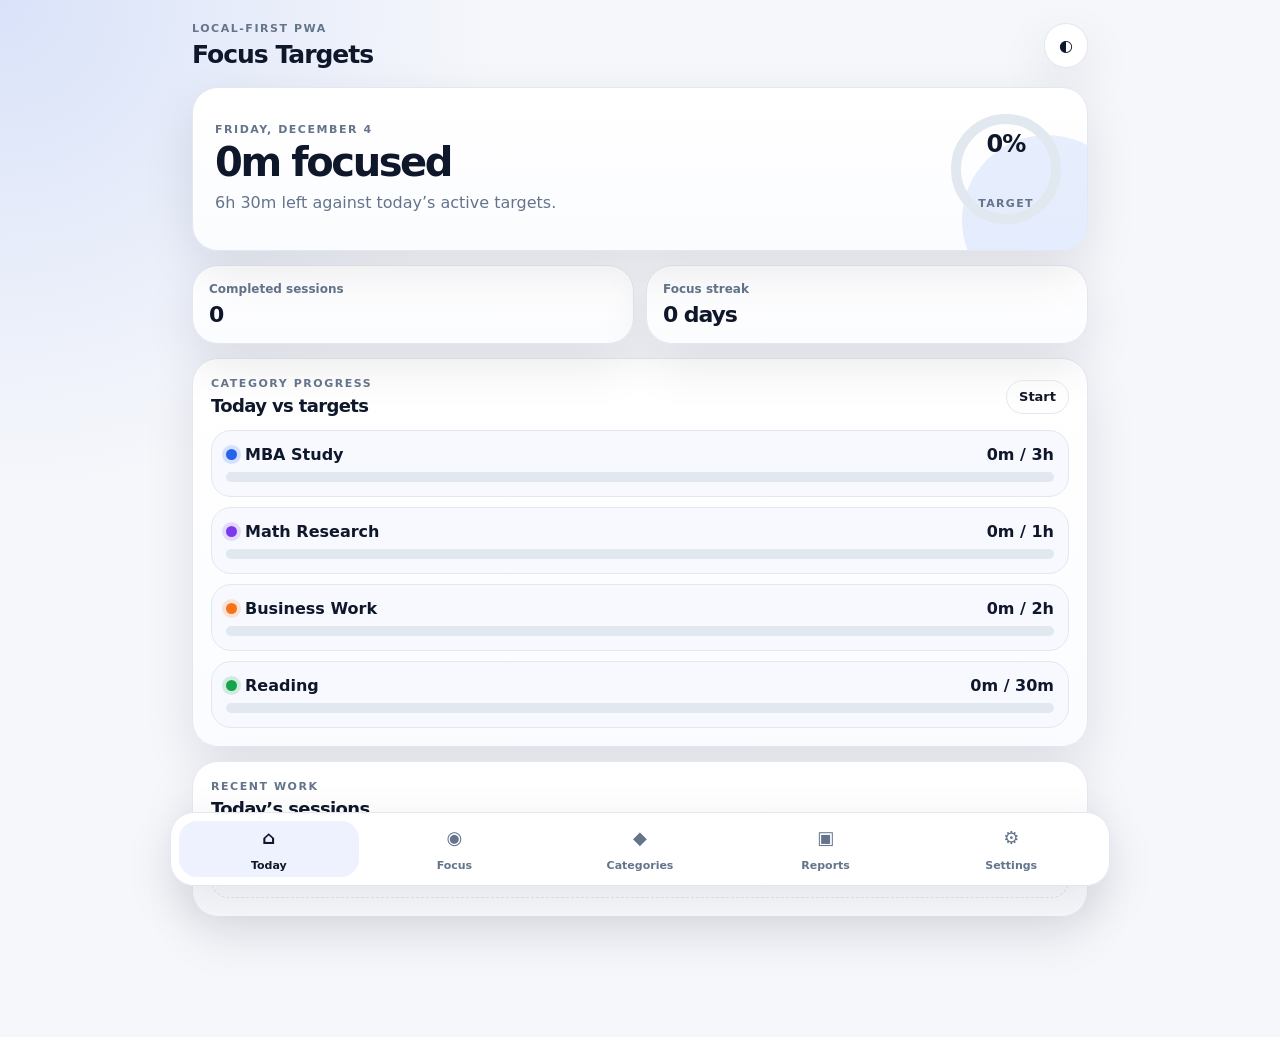
<file: index.html>
<!doctype html>
<html lang="en">
<head>
  <meta charset="utf-8">
  <meta name="viewport" content="width=device-width, initial-scale=1, viewport-fit=cover">
  <meta name="theme-color" content="#0f172a">
  <meta name="description" content="A local-first custom Pomodoro focus timer with category targets and reports.">
  <title>Focus Targets</title>
  <link rel="manifest" href="manifest.json">
  <link rel="apple-touch-icon" href="assets/icon-192.png">
  <link rel="stylesheet" href="styles.css">
</head>
<body>
  <div id="app" class="app-shell">
    <header class="topbar">
      <div>
        <p class="eyebrow">Local-first PWA</p>
        <h1>Focus Targets</h1>
      </div>
      <div class="top-actions">
        <button id="installBtn" class="ghost small hidden" type="button">Install</button>
        <button id="themeToggle" class="icon-btn" type="button" aria-label="Toggle theme">◐</button>
      </div>
    </header>

    <main class="main-content">
      <section id="view-today" class="view active-view" data-view="today">
        <div class="hero-card">
          <div>
            <p class="eyebrow" id="todayDateLabel">Today</p>
            <h2 id="todayTotal">0m focused</h2>
            <p id="todaySubtext">Start a focus block to build today’s record.</p>
          </div>
          <div class="ring-wrap" aria-label="Today target completion">
            <svg class="progress-ring" width="118" height="118" viewBox="0 0 118 118">
              <circle class="ring-bg" cx="59" cy="59" r="50"></circle>
              <circle id="todayRing" class="ring-fg" cx="59" cy="59" r="50"></circle>
            </svg>
            <div class="ring-text"><strong id="todayPercent">0%</strong><span>target</span></div>
          </div>
        </div>

        <div class="grid two">
          <article class="mini-card">
            <span>Completed sessions</span>
            <strong id="todayCompleted">0</strong>
          </article>
          <article class="mini-card">
            <span>Focus streak</span>
            <strong id="streakCount">0 days</strong>
          </article>
        </div>

        <section class="panel">
          <div class="panel-head">
            <div>
              <p class="eyebrow">Category progress</p>
              <h3>Today vs targets</h3>
            </div>
            <button class="ghost small" type="button" data-nav="focus">Start</button>
          </div>
          <div id="todayCategoryProgress" class="progress-list"></div>
        </section>

        <section class="panel">
          <div class="panel-head">
            <div>
              <p class="eyebrow">Recent work</p>
              <h3>Today’s sessions</h3>
            </div>
          </div>
          <div id="todaySessions" class="session-list empty-state"></div>
        </section>
      </section>

      <section id="view-focus" class="view" data-view="focus">
        <section class="timer-card">
          <div class="timer-mode-row">
            <span id="timerModePill" class="pill focus">Focus</span>
            <span id="timerRoundLabel" class="muted">Round 1 of 1</span>
          </div>
          <div class="timer-display" id="timerDisplay">25:00</div>
          <div class="timer-progress-shell">
            <div id="timerProgressBar" class="timer-progress-fill"></div>
          </div>
          <p id="timerStatus" class="timer-status">Choose a category and start your focus block.</p>

          <div class="timer-controls">
            <button id="startBtn" class="primary" type="button">Start</button>
            <button id="pauseBtn" class="secondary hidden" type="button">Pause</button>
            <button id="resumeBtn" class="secondary hidden" type="button">Resume</button>
            <button id="resetBtn" class="danger-soft" type="button">Reset</button>
          </div>

          <div id="partialActions" class="partial-actions hidden">
            <p>You have an unfinished focus session.</p>
            <div>
              <button id="savePartialBtn" class="primary small" type="button">Save partial</button>
              <button id="discardPartialBtn" class="ghost small" type="button">Discard</button>
            </div>
          </div>
        </section>

        <section class="panel">
          <div class="panel-head">
            <div>
              <p class="eyebrow">Session setup</p>
              <h3>Focus block</h3>
            </div>
          </div>

          <div class="form-grid">
            <label>
              Category
              <select id="focusCategorySelect"></select>
            </label>
            <label>
              Focus minutes
              <input id="focusMinutesInput" type="number" min="1" max="240" step="1" value="25">
            </label>
            <label>
              Break minutes
              <input id="breakMinutesInput" type="number" min="1" max="120" step="1" value="5">
            </label>
            <label>
              Rounds
              <input id="roundsInput" type="number" min="1" max="12" step="1" value="1">
            </label>
            <label class="wide">
              Session note / goal
              <input id="sessionNoteInput" type="text" maxlength="120" placeholder="Example: Finish stats practice set">
            </label>
          </div>

          <div class="settings-row compact">
            <label class="switch-line"><input id="autoBreakInput" type="checkbox" checked> Auto-start break after focus</label>
            <label class="switch-line"><input id="autoNextFocusInput" type="checkbox"> Auto-start next focus after break</label>
          </div>
        </section>
      </section>

      <section id="view-categories" class="view" data-view="categories">
        <section class="panel">
          <div class="panel-head">
            <div>
              <p class="eyebrow">Setup</p>
              <h3>Categories and daily targets</h3>
            </div>
          </div>
          <form id="categoryForm" class="form-grid category-form">
            <input id="categoryIdInput" type="hidden">
            <label>
              Category name
              <input id="categoryNameInput" type="text" placeholder="MBA Study" required>
            </label>
            <label>
              Daily target minutes
              <input id="categoryTargetInput" type="number" min="0" step="5" value="60" required>
            </label>
            <label>
              Color
              <input id="categoryColorInput" type="color" value="#2563eb">
            </label>
            <div class="form-actions wide">
              <button class="primary" type="submit">Save category</button>
              <button id="cancelCategoryEditBtn" class="ghost" type="button">Clear</button>
            </div>
          </form>
        </section>

        <section class="panel">
          <div class="panel-head">
            <div>
              <p class="eyebrow">Your categories</p>
              <h3>Target list</h3>
            </div>
          </div>
          <div id="categoryList" class="category-list"></div>
        </section>
      </section>

      <section id="view-reports" class="view" data-view="reports">
        <section class="panel">
          <div class="panel-head">
            <div>
              <p class="eyebrow">Reports</p>
              <h3>Performance range</h3>
            </div>
            <label class="range-picker">Last
              <select id="reportRangeSelect"></select>
              days
            </label>
          </div>
          <div class="grid three">
            <article class="mini-card"><span>Total focus</span><strong id="reportTotal">0m</strong></article>
            <article class="mini-card"><span>Target hit</span><strong id="reportPercent">0%</strong></article>
            <article class="mini-card"><span>Completed</span><strong id="reportCompleted">0</strong></article>
          </div>
          <div id="reportBars" class="report-bars"></div>
        </section>

        <section class="panel">
          <div class="panel-head">
            <div>
              <p class="eyebrow">Daily trend</p>
              <h3>Last selected days</h3>
            </div>
          </div>
          <div id="dailyTrend" class="trend-chart"></div>
        </section>

        <section class="panel">
          <div class="panel-head">
            <div>
              <p class="eyebrow">History</p>
              <h3>Recent sessions</h3>
            </div>
            <button id="exportCsvBtn" class="ghost small" type="button">Export CSV</button>
          </div>
          <div id="historyList" class="session-list"></div>
        </section>
      </section>

      <section id="view-settings" class="view" data-view="settings">
        <section class="panel">
          <div class="panel-head">
            <div>
              <p class="eyebrow">Preferences</p>
              <h3>Timer defaults</h3>
            </div>
          </div>
          <div class="form-grid">
            <label>
              Default focus minutes
              <input id="defaultFocusInput" type="number" min="1" max="240" step="1">
            </label>
            <label>
              Default break minutes
              <input id="defaultBreakInput" type="number" min="1" max="120" step="1">
            </label>
            <label>
              Default rounds
              <input id="defaultRoundsInput" type="number" min="1" max="12" step="1">
            </label>
          </div>
          <div class="settings-row">
            <label class="switch-line"><input id="soundEnabledInput" type="checkbox"> Sound alerts</label>
            <label class="switch-line"><input id="vibrationEnabledInput" type="checkbox"> Vibration alerts</label>
            <label class="switch-line"><input id="notificationsEnabledInput" type="checkbox"> Browser notifications</label>
          </div>
          <div class="form-actions">
            <button id="saveSettingsBtn" class="primary" type="button">Save settings</button>
            <button id="testChimeBtn" class="ghost" type="button">Test chime</button>
          </div>
        </section>

        <section class="panel">
          <div class="panel-head">
            <div>
              <p class="eyebrow">Data</p>
              <h3>Backup and restore</h3>
            </div>
          </div>
          <div class="backup-actions">
            <button id="exportJsonBtn" class="secondary" type="button">Export JSON backup</button>
            <label class="file-button">
              Import JSON backup
              <input id="importJsonInput" type="file" accept="application/json,.json">
            </label>
            <button id="clearDataBtn" class="danger-soft" type="button">Clear all data</button>
          </div>
          <p class="muted small-text">Data is stored only inside this browser/device. Export JSON before changing phones or clearing browser storage.</p>
        </section>
      </section>
    </main>

    <nav class="bottom-nav" aria-label="Main navigation">
      <button class="nav-btn active" type="button" data-nav="today">⌂<span>Today</span></button>
      <button class="nav-btn" type="button" data-nav="focus">◉<span>Focus</span></button>
      <button class="nav-btn" type="button" data-nav="categories">◆<span>Categories</span></button>
      <button class="nav-btn" type="button" data-nav="reports">▣<span>Reports</span></button>
      <button class="nav-btn" type="button" data-nav="settings">⚙<span>Settings</span></button>
    </nav>

    <div id="toast" class="toast hidden" role="status" aria-live="polite"></div>
  </div>
  <script src="app.js"></script>
</body>
</html>
</file>
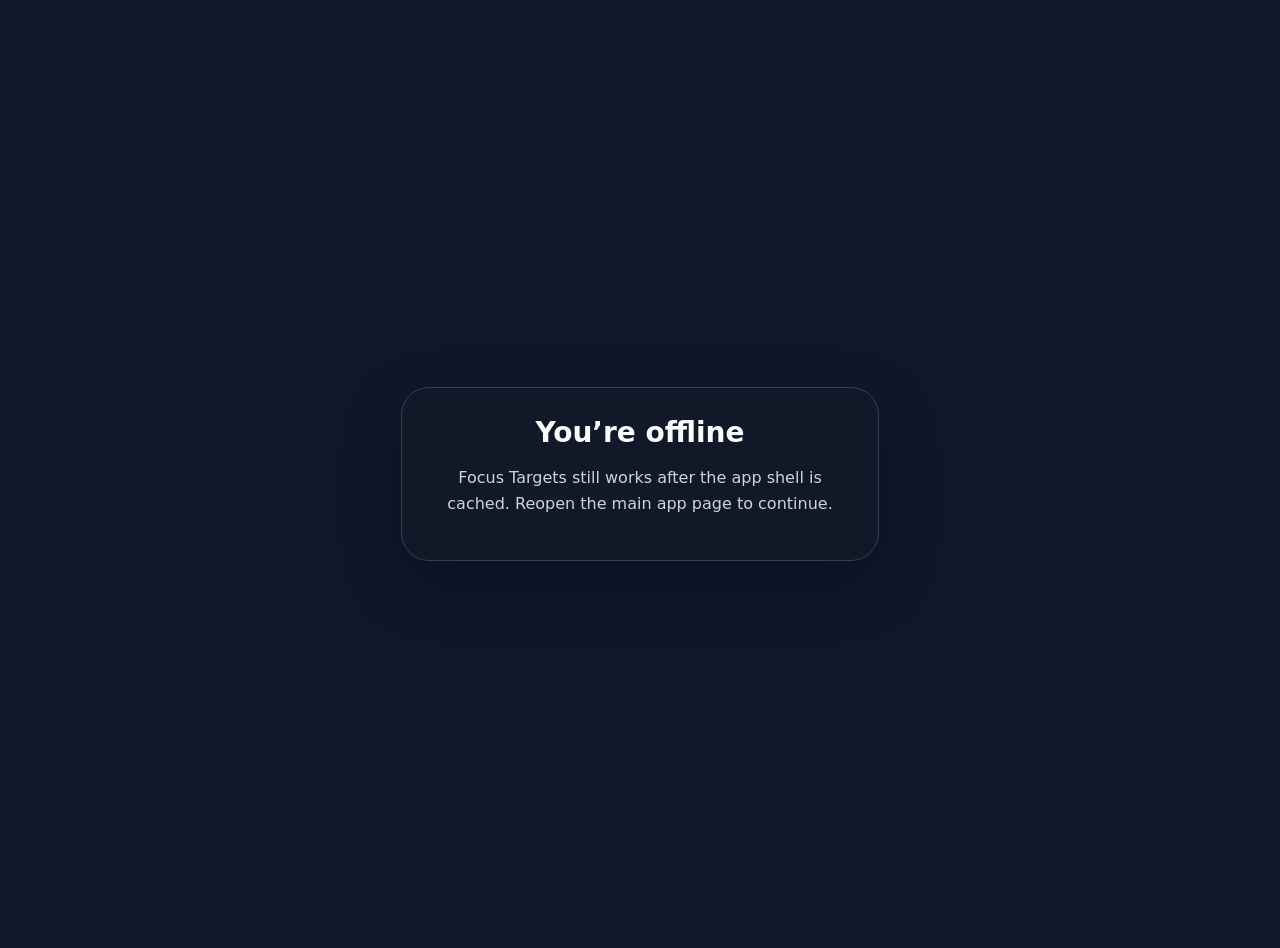
<file: offline.html>
<!doctype html>
<html lang="en">
<head>
  <meta charset="utf-8">
  <meta name="viewport" content="width=device-width, initial-scale=1">
  <title>Offline - Focus Targets</title>
  <style>
    body{margin:0;font-family:system-ui,-apple-system,Segoe UI,sans-serif;background:#0f172a;color:#f8fafc;display:grid;min-height:100vh;place-items:center;padding:24px;text-align:center} .card{max-width:420px;background:#111827;border:1px solid #334155;border-radius:28px;padding:28px;box-shadow:0 22px 60px rgba(0,0,0,.25)} h1{margin:0 0 10px;font-size:28px} p{color:#cbd5e1;line-height:1.6}
  </style>
</head>
<body><main class="card"><h1>You’re offline</h1><p>Focus Targets still works after the app shell is cached. Reopen the main app page to continue.</p></main></body>
</html>
</file>
<file: styles.css>
:root{
  --bg:#f6f7fb;
  --surface:#ffffff;
  --surface-2:#eef2ff;
  --text:#0f172a;
  --muted:#64748b;
  --line:#e2e8f0;
  --primary:#2563eb;
  --primary-2:#1d4ed8;
  --danger:#dc2626;
  --danger-soft:#fee2e2;
  --success:#16a34a;
  --shadow:0 18px 50px rgba(15,23,42,.10);
  --radius:26px;
  --bottom:86px;
}
[data-theme="dark"]{
  --bg:#070b14;
  --surface:#111827;
  --surface-2:#172033;
  --text:#f8fafc;
  --muted:#94a3b8;
  --line:#263246;
  --primary:#60a5fa;
  --primary-2:#3b82f6;
  --danger:#f87171;
  --danger-soft:#3b1518;
  --success:#4ade80;
  --shadow:0 18px 50px rgba(0,0,0,.28);
}
*{box-sizing:border-box}
html{scroll-behavior:smooth}
body{
  margin:0;
  font-family:Inter,ui-sans-serif,system-ui,-apple-system,BlinkMacSystemFont,"Segoe UI",sans-serif;
  background:radial-gradient(circle at top left,rgba(37,99,235,.14),transparent 30%),var(--bg);
  color:var(--text);
  min-height:100vh;
}
button,input,select{font:inherit}
button{cursor:pointer;border:0}
button:disabled{opacity:.5;cursor:not-allowed}
.app-shell{max-width:940px;margin:0 auto;min-height:100vh;padding:18px 14px calc(var(--bottom) + 20px)}
.topbar{display:flex;align-items:center;justify-content:space-between;gap:14px;margin:4px 0 18px}
.topbar h1{font-size:25px;margin:0;letter-spacing:-.04em}
.eyebrow{text-transform:uppercase;letter-spacing:.14em;font-size:11px;color:var(--muted);font-weight:800;margin:0 0 5px}
.top-actions{display:flex;gap:8px;align-items:center}
.icon-btn,.ghost,.secondary,.primary,.danger-soft,.file-button{border-radius:999px;padding:12px 16px;font-weight:800;transition:transform .16s ease,background .16s ease,box-shadow .16s ease;display:inline-flex;align-items:center;justify-content:center;gap:8px;min-height:44px}
.icon-btn{width:44px;background:var(--surface);color:var(--text);box-shadow:var(--shadow);border:1px solid var(--line)}
.primary{background:linear-gradient(135deg,var(--primary),var(--primary-2));color:white;box-shadow:0 14px 30px rgba(37,99,235,.22)}
.secondary{background:var(--surface-2);color:var(--text);border:1px solid var(--line)}
.ghost{background:transparent;color:var(--text);border:1px solid var(--line)}
.danger-soft{background:var(--danger-soft);color:var(--danger)}
.small{min-height:34px;padding:8px 12px;font-size:13px}
button:active,.file-button:active{transform:scale(.98)}
.hidden{display:none!important}
.view{display:none;animation:fade .16s ease}
.active-view{display:block}
@keyframes fade{from{opacity:.35;transform:translateY(4px)}to{opacity:1;transform:none}}
.hero-card,.timer-card,.panel,.mini-card{
  background:linear-gradient(180deg,var(--surface),color-mix(in srgb,var(--surface),var(--surface-2) 22%));
  border:1px solid var(--line);
  border-radius:var(--radius);
  box-shadow:var(--shadow);
}
.hero-card{display:flex;align-items:center;justify-content:space-between;gap:18px;padding:22px;margin-bottom:14px;overflow:hidden;position:relative}
.hero-card::after{content:"";position:absolute;right:-45px;bottom:-55px;width:170px;height:170px;border-radius:50%;background:rgba(37,99,235,.10)}
.hero-card h2{margin:0;font-size:31px;letter-spacing:-.06em;line-height:1.05}
.hero-card p:last-child{margin:8px 0 0;color:var(--muted);line-height:1.45}
.ring-wrap{position:relative;width:118px;height:118px;flex:0 0 auto;z-index:1}
.progress-ring{transform:rotate(-90deg)}
.ring-bg,.ring-fg{fill:none;stroke-width:10}
.ring-bg{stroke:var(--line)}
.ring-fg{stroke:var(--primary);stroke-linecap:round;stroke-dasharray:314;stroke-dashoffset:314;transition:stroke-dashoffset .25s ease}
.ring-text{position:absolute;inset:0;display:grid;place-items:center;text-align:center;transform:translateY(2px)}
.ring-text strong{display:block;font-size:24px;line-height:1;letter-spacing:-.04em}
.ring-text span{display:block;font-size:11px;color:var(--muted);font-weight:800;text-transform:uppercase;letter-spacing:.12em}
.grid{display:grid;gap:12px;margin-bottom:14px}
.grid.two{grid-template-columns:repeat(2,minmax(0,1fr))}
.grid.three{grid-template-columns:repeat(3,minmax(0,1fr))}
.mini-card{padding:16px}
.mini-card span{display:block;color:var(--muted);font-size:12px;font-weight:800;margin-bottom:6px}
.mini-card strong{font-size:22px;letter-spacing:-.05em}
.panel{padding:18px;margin-bottom:14px}
.panel-head{display:flex;align-items:center;justify-content:space-between;gap:14px;margin-bottom:14px}
.panel-head h3{margin:0;font-size:18px;letter-spacing:-.035em}
.progress-list,.category-list,.session-list,.report-bars{display:grid;gap:10px}
.category-progress,.category-item,.session-item,.report-item{
  background:color-mix(in srgb,var(--surface),var(--surface-2) 45%);
  border:1px solid var(--line);
  border-radius:20px;
  padding:14px;
}
.category-row,.session-top,.report-top{display:flex;align-items:center;justify-content:space-between;gap:12px;margin-bottom:8px}
.category-name{display:flex;align-items:center;gap:8px;font-weight:900}
.dot{width:11px;height:11px;border-radius:50%;display:inline-block;box-shadow:0 0 0 4px color-mix(in srgb,currentColor,transparent 84%)}
.progress-track{height:10px;border-radius:999px;background:var(--line);overflow:hidden}
.progress-fill{height:100%;border-radius:inherit;min-width:0;transition:width .25s ease}
.muted{color:var(--muted)}
.small-text{font-size:13px;line-height:1.5}
.empty-state:empty::before,.progress-list:empty::before,.category-list:empty::before,.session-list:empty::before{content:"Nothing here yet.";display:block;color:var(--muted);text-align:center;padding:22px;border:1px dashed var(--line);border-radius:18px}
.timer-card{padding:20px;margin-bottom:14px;text-align:center;position:relative;overflow:hidden}
.timer-card::before{content:"";position:absolute;inset:-80px auto auto 50%;width:220px;height:220px;transform:translateX(-50%);border-radius:50%;background:radial-gradient(circle,rgba(37,99,235,.14),transparent 66%)}
.timer-mode-row{position:relative;z-index:1;display:flex;align-items:center;justify-content:space-between;gap:12px}
.pill{display:inline-flex;border-radius:999px;padding:8px 13px;font-size:13px;font-weight:900;color:white;background:var(--primary)}
.pill.break{background:#14b8a6}
.timer-display{position:relative;z-index:1;font-size:76px;line-height:1;font-weight:950;letter-spacing:-.08em;margin:24px 0 16px;font-variant-numeric:tabular-nums}
.timer-progress-shell{position:relative;z-index:1;height:13px;border-radius:999px;background:var(--line);overflow:hidden;margin:0 auto 14px;max-width:500px}
.timer-progress-fill{height:100%;width:0;background:linear-gradient(90deg,var(--primary),#14b8a6);border-radius:999px;transition:width .2s linear}
.timer-status{position:relative;z-index:1;color:var(--muted);margin:0 auto 18px;max-width:520px;line-height:1.45}
.timer-controls{position:relative;z-index:1;display:flex;justify-content:center;gap:10px;flex-wrap:wrap}
.partial-actions{margin-top:16px;border:1px solid var(--line);border-radius:20px;background:color-mix(in srgb,var(--surface),var(--surface-2) 35%);padding:14px;display:flex;align-items:center;justify-content:space-between;gap:12px;text-align:left}
.partial-actions p{margin:0;font-weight:800}
.partial-actions div{display:flex;gap:8px;flex-wrap:wrap}
.form-grid{display:grid;grid-template-columns:repeat(2,minmax(0,1fr));gap:12px}
.form-grid label{display:grid;gap:7px;font-size:13px;font-weight:850;color:var(--muted)}
.form-grid input,.form-grid select{width:100%;border:1px solid var(--line);border-radius:16px;padding:13px 14px;background:var(--surface);color:var(--text);outline:none;min-height:48px}
.form-grid input:focus,.form-grid select:focus{border-color:var(--primary);box-shadow:0 0 0 4px color-mix(in srgb,var(--primary),transparent 84%)}
.form-grid .wide{grid-column:1/-1}
.form-actions{display:flex;gap:10px;flex-wrap:wrap;align-items:center}
.form-actions.wide{grid-column:1/-1}
.settings-row{display:flex;flex-wrap:wrap;gap:10px;margin:16px 0}
.settings-row.compact{margin:14px 0 0}
.switch-line{display:flex;align-items:center;gap:8px;border:1px solid var(--line);background:color-mix(in srgb,var(--surface),var(--surface-2) 35%);padding:10px 12px;border-radius:999px;color:var(--text);font-weight:800;font-size:13px}
.switch-line input{accent-color:var(--primary)}
.category-item{display:grid;gap:10px}
.category-actions{display:flex;gap:8px;flex-wrap:wrap}
.range-picker{display:flex;align-items:center;gap:6px;color:var(--muted);font-weight:850;font-size:13px}
.range-picker select{border:1px solid var(--line);border-radius:999px;background:var(--surface);color:var(--text);padding:8px 10px;font-weight:900}
.session-item{display:grid;gap:6px}
.session-top{margin-bottom:0}
.session-meta{display:flex;gap:8px;flex-wrap:wrap;color:var(--muted);font-size:13px}
.status-chip{font-size:11px;border-radius:999px;padding:5px 8px;background:var(--surface-2);font-weight:900;text-transform:uppercase;letter-spacing:.08em}
.report-item .report-top{margin-bottom:10px}
.report-line{display:grid;grid-template-columns:1fr auto;gap:10px;align-items:center;color:var(--muted);font-size:13px}
.trend-chart{display:flex;align-items:end;gap:8px;height:150px;border:1px solid var(--line);border-radius:20px;padding:16px;background:color-mix(in srgb,var(--surface),var(--surface-2) 35%);overflow:auto}
.trend-day{min-width:34px;display:grid;align-items:end;justify-items:center;gap:6px;height:100%}
.trend-bar{width:20px;border-radius:999px 999px 5px 5px;background:linear-gradient(180deg,var(--primary),#14b8a6);min-height:4px}
.trend-day span{font-size:11px;color:var(--muted);font-weight:800}
.backup-actions{display:flex;gap:10px;flex-wrap:wrap;align-items:center}
.file-button{background:var(--surface-2);color:var(--text);border:1px solid var(--line);position:relative;overflow:hidden}
.file-button input{position:absolute;inset:0;opacity:0;cursor:pointer}
.bottom-nav{position:fixed;left:50%;bottom:14px;transform:translateX(-50%);width:min(940px,calc(100% - 20px));display:grid;grid-template-columns:repeat(5,1fr);gap:6px;background:color-mix(in srgb,var(--surface),transparent 5%);border:1px solid var(--line);box-shadow:var(--shadow);border-radius:24px;padding:8px;z-index:10;backdrop-filter:blur(14px)}
.nav-btn{background:transparent;color:var(--muted);border-radius:18px;min-height:56px;font-weight:900;display:grid;place-items:center;gap:2px;font-size:18px}
.nav-btn span{font-size:11px}
.nav-btn.active{background:var(--surface-2);color:var(--text)}
.toast{position:fixed;left:50%;bottom:calc(var(--bottom) + 22px);transform:translateX(-50%);background:#0f172a;color:white;border-radius:999px;padding:12px 16px;box-shadow:0 14px 40px rgba(0,0,0,.24);z-index:50;font-weight:850;max-width:calc(100% - 30px);text-align:center}
[data-theme="dark"] .toast{background:#f8fafc;color:#0f172a}
@media (min-width:760px){
  .app-shell{padding-left:22px;padding-right:22px}
  .hero-card h2{font-size:40px}
  .timer-display{font-size:104px}
}
@media (max-width:560px){
  .hero-card{align-items:flex-start;padding:18px}
  .ring-wrap{width:92px;height:92px}.progress-ring{width:92px;height:92px}.progress-ring circle{cx:46;cy:46;r:38}.ring-text strong{font-size:19px}.ring-text span{font-size:9px}
  .grid.three{grid-template-columns:1fr}
  .form-grid{grid-template-columns:1fr}
  .timer-display{font-size:64px}
  .partial-actions{align-items:flex-start;flex-direction:column}
  .panel-head{align-items:flex-start;flex-direction:column}
  .bottom-nav{border-radius:20px}.nav-btn{min-height:52px;font-size:16px}.nav-btn span{font-size:10px}
}
@media (prefers-reduced-motion:reduce){*{scroll-behavior:auto!important;transition:none!important;animation:none!important}}
</file>
